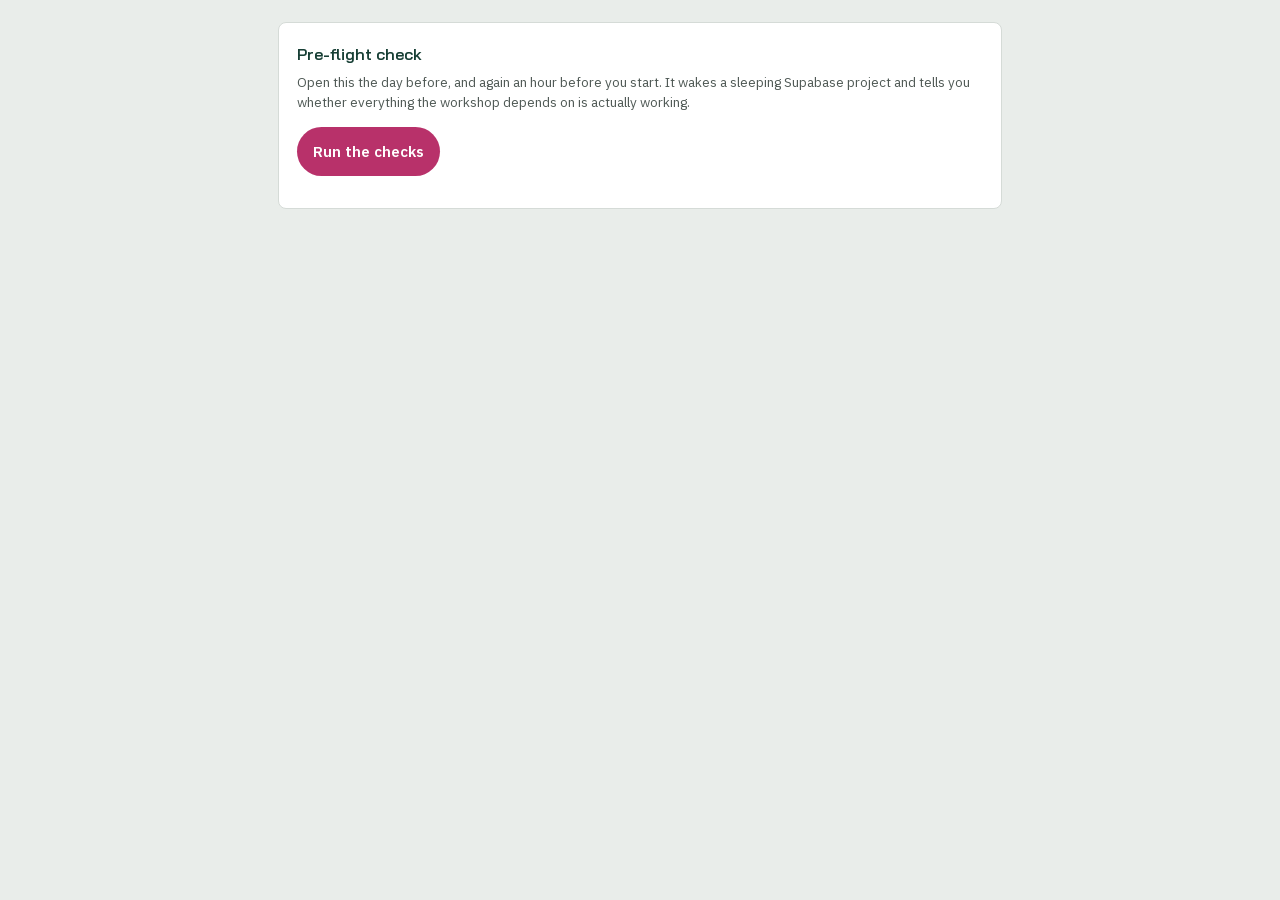
<file: health.html>
<!doctype html>
<html lang="en">
<head>
<meta charset="utf-8">
<meta name="viewport" content="width=device-width, initial-scale=1">
<title>Pre-flight check — The Missing Piece</title>
<link rel="stylesheet" href="assets/theme.css?v=202609241047">
<style>
  .check { display:flex; gap:13px; align-items:flex-start; padding:14px 0; border-bottom:1px solid var(--edge); }
  .check:last-child { border-bottom:0; }
  .mark { width:24px; height:24px; border-radius:50%; flex:none; display:grid; place-items:center;
          font-size:14px; font-weight:800; color:#fff; background:var(--text-dim); }
  .mark.ok { background:var(--ok); } .mark.bad { background:var(--bad); } .mark.warn { background:var(--warn); }
  .check .t { font-weight:650; margin-bottom:3px; }
  .check .d { font-size:13.5px; color:var(--text-dim); line-height:1.5; }
</style>
</head>
<body class="control">
<div class="control-wrap" style="max-width:760px">
  <div class="panel">
    <h2>Pre-flight check</h2>
    <p class="why">Open this the day before, and again an hour before you start.
      It wakes a sleeping Supabase project and tells you whether everything the
      workshop depends on is actually working.</p>
    <button class="btn small" id="run">Run the checks</button>
    <div id="out" style="margin-top:14px"></div>
  </div>
</div>

<script src="assets/config.js?v=202609241047"></script>
<script src="assets/qrcode.js?v=202609241047"></script>
<script src="assets/store-supabase.js?v=202609241047"></script>
<script src="assets/store-local.js?v=202609241047"></script>
<script src="assets/store.js?v=202609241047"></script>
<script>
(function () {
  "use strict";
  const cfg = window.CONFIG, $ = id => document.getElementById(id);

  function add(state, title, detail) {
    const d = document.createElement("div");
    d.className = "check";
    d.innerHTML = `<div class="mark ${state}">${state==="ok"?"✓":state==="bad"?"!":"?"}</div>
      <div><div class="t">${title}</div><div class="d">${detail}</div></div>`;
    $("out").appendChild(d);
  }

  $("run").addEventListener("click", async () => {
    $("out").replaceChildren();
    $("run").disabled = true; $("run").textContent = "Checking…";

    // 1. has the config actually been filled in?
    if (cfg.supabaseUrl.includes("YOUR-PROJECT") || cfg.supabaseAnonKey.includes("PASTE")) {
      add("warn", "Supabase keys not filled in",
        "assets/config.js still has the placeholder text. Fine if you are deliberately running on the laptop server only.");
    } else {
      add("ok", "Supabase keys are filled in", cfg.supabaseUrl);
    }

    // 2. can we reach a backend at all?
    let backend = null;
    try {
      backend = await Store.init();
      add("ok", "Connected", backend === "supabase"
        ? "Talking to Supabase. Your project is awake."
        : "Running on the local laptop server.");
    } catch (e) {
      add("bad", "Cannot reach any backend", (e.message || String(e)).replace(/\n/g, "<br>") +
        "<br><br>If your Supabase project is paused, open your Supabase dashboard and click Restore, then wait a couple of minutes and run this again.");
      $("run").disabled = false; $("run").textContent = "Run the checks again";
      return;
    }

    // 3. does the room exist?
    try {
      const room = await Store.getRoom();
      if (room) add("ok", "Room " + cfg.roomCode + " exists",
        `Currently on slide ${room.current_slide}, board ${room.board_open ? "OPEN" : "closed"}, phase "${room.phase}".`);
      else add("bad", "Room " + cfg.roomCode + " does not exist",
        "Run the last few lines of supabase/schema.sql to create it, or check roomCode in config.js matches.");
    } catch (e) { add("bad", "Could not read the room", e.message); }

    // 4. can a participant actually post? (writes a note, then tells you to clear it)
    try {
      const room = await Store.getRoom();
      if (!room || !room.board_open) {
        add("warn", "Could not test submitting",
          "The board is closed, which is correct between rounds. To test end to end, open the board on the control page and run this again.");
      } else {
        const res = await Store.addConcern({
          promptId: ((cfg.prompts || [])[0] || {}).id || "p1",
          body: "PRE-FLIGHT TEST — safe to delete",
          role: "other", discipline: (cfg.disciplines[0] || {}).id || "nephro",
          participantId: null
        });
        if (res.ok && !res.queued)
          add("ok", "A participant can submit",
            "A test note was added. Clear the room on the control page before you start for real.");
        else if (res.queued)
          add("warn", "Submission was queued, not delivered", "The connection dropped mid-test. Check your wifi.");
        else add("bad", "Submitting failed", res.error || "unknown");
      }
    } catch (e) { add("bad", "Submitting failed", e.message); }

    // 5. does the QR code build?
    try {
      const qr = QRCode.generate(cfg.joinUrl, { level: "M" });
      add("ok", "QR code builds", `Version ${qr.version}, ${qr.size}×${qr.size}. Point a phone at the title slide to be sure it scans.`);
    } catch (e) { add("bad", "QR code failed", e.message + " — try a shorter joinUrl."); }

    // 6. is the join link plausible?
    if (/your-site\.example\.com|localhost|127\.0\.0\.1/.test(cfg.joinUrl))
      add("warn", "joinUrl is still a placeholder",
        `It reads "${cfg.joinUrl}". Participants will type what is under the QR code, so set this to the real address.`);
    else add("ok", "Join link looks real", cfg.joinUrl);

    // 7. storage, used for the offline queue
    try {
      localStorage.setItem("__t", "1"); localStorage.removeItem("__t");
      add("ok", "Phone storage works", "Notes written while offline will be kept and sent later.");
    } catch (e) {
      add("warn", "Phone storage blocked", "Private browsing can block this. Offline notes may be lost.");
    }

    $("run").disabled = false; $("run").textContent = "Run the checks again";
  });
})();
</script>
</body>
</html>
</file>
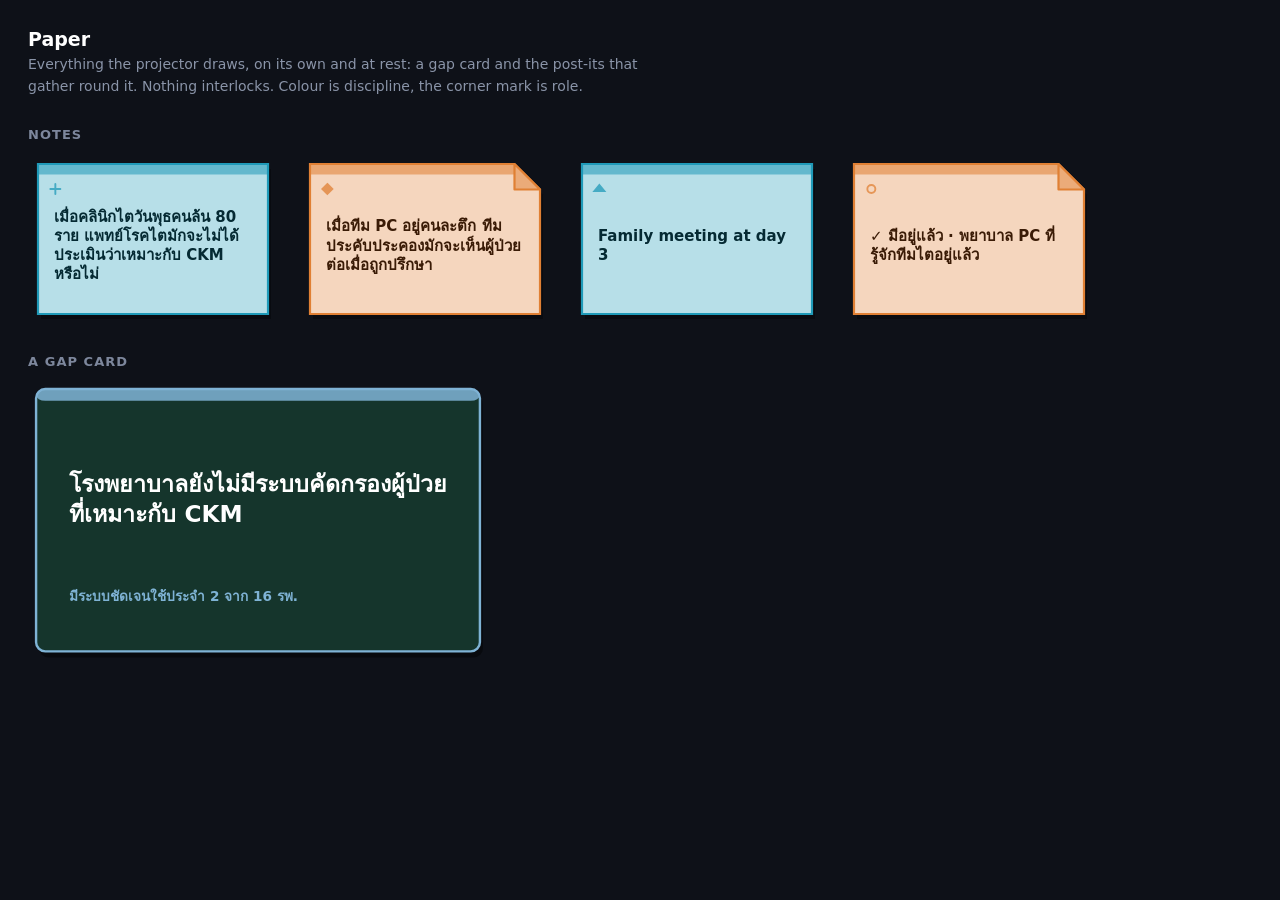
<file: test/preview_paper.html>
<!doctype html>
<html lang="en">
<head>
<meta charset="utf-8">
<meta name="viewport" content="width=device-width, initial-scale=1">
<title>Paper — shapes on their own</title>
<style>
  body { margin:0; padding:28px; background:#0E1118; color:#D6DCE8;
         font-family: ui-sans-serif, system-ui, -apple-system, "Segoe UI", Roboto, "Noto Sans Thai", sans-serif; }
  h1 { font-size:19px; font-weight:700; margin:0 0 4px; color:#fff; }
  p.sub { font-size:14px; color:#8A94A8; margin:0 0 26px; max-width:70ch; line-height:1.55; }
  h2 { font-size:13px; font-weight:700; letter-spacing:.08em; text-transform:uppercase;
       color:#7D879C; margin:30px 0 12px; }
  .row { display:flex; gap:22px; flex-wrap:wrap; align-items:flex-start; }
</style>
</head>
<body>
<h1>Paper</h1>
<p class="sub">Everything the projector draws, on its own and at rest: a gap card and
  the post-its that gather round it. Nothing interlocks. Colour is discipline,
  the corner mark is role.</p>

<h2>Notes</h2>
<div class="row" id="notes"></div>

<h2>A gap card</h2>
<div class="row" id="cards"></div>

<script>
  // stand-in for config.js, so this page needs nothing else
  window.CONFIG = { colors: {
    nephro:     { base: "#1F9AB8", ink: "#052A33" },
    palliative: { base: "#E08034", ink: "#3A1B06" },
    fallback:   { base: "#8C8FA3", ink: "#1B1C24" }
  } };
</script>
<script src="../assets/paper.js"></script>
<script>
  const NOTES = [
    { disc: "nephro",     role: "doctor", text: "เมื่อคลินิกไตวันพุธคนล้น 80 ราย แพทย์โรคไตมักจะไม่ได้ประเมินว่าเหมาะกับ CKM หรือไม่" },
    { disc: "palliative", role: "nurse",  text: "เมื่อทีม PC อยู่คนละตึก ทีมประคับประคองมักจะเห็นผู้ป่วยต่อเมื่อถูกปรึกษา" },
    { disc: "nephro",     role: "allied", text: "Family meeting at day 3" },
    { disc: "palliative", role: "other",  text: "✓ มีอยู่แล้ว · พยาบาล PC ที่รู้จักทีมไตอยู่แล้ว" }
  ];
  const host = document.getElementById("notes");
  for (const n of NOTES) {
    const { svg, ink } = Paper.postitSVG({ discipline: n.disc, role: n.role, width: 230, height: 150 });
    Paper.layoutText(svg, n.text, { x: 16, y: 26, w: 198, h: 112 }, { size: 15, min: 10, fill: ink });
    host.appendChild(svg);
  }

  const { svg } = Paper.problemSVG({ width: 440, height: 260, accent: "#7FB3D5" });
  Paper.layoutText(svg, "โรงพยาบาลยังไม่มีระบบคัดกรองผู้ป่วยที่เหมาะกับ CKM",
    { x: 33, y: 55, w: 374, h: 109 }, { size: 23, min: 13, fill: "#fff", weight: "700" });
  Paper.layoutText(svg, "มีระบบชัดเจนใช้ประจำ 2 จาก 16 รพ.",
    { x: 33, y: 177, w: 374, h: 57 }, { size: 13.5, min: 10, fill: "#7FB3D5", weight: "700" });
  const box = document.createElement("div");
  box.style.width = "460px";
  box.appendChild(svg);
  document.getElementById("cards").appendChild(box);
</script>
</body>
</html>
</file>
<file: assets/theme.css>
/* ============================================================================
   THE MISSING PIECE — visual design, on Chula Nuvo
   ----------------------------------------------------------------------------
   Tokens are Chula Nuvo (Blossom Pink, Canopy Green, Royal Gold, Mist, Ink),
   taken from that system's tokens.json. Two environments, deliberately
   different, both from the same palette:

     The projector  : Nuvo's dark theme — canopy ground, pale notes. Reads
                      from the back row, survives a washed-out bulb.
     The phone and
     the control    : Nuvo's light theme — Mist ground, white cards, big
                      touch targets, pink only where something is to be done.

   Two deliberate departures from the system, both forced by the job:

   1. Pink is a TEAM colour here, not the single focus. A board where two
      disciplines must be told apart at a glance needs two colours of equal
      weight; palliative care carries Blossom Pink, nephrology Canopy Green,
      and they differ in lightness as well as hue so the pair survives
      colour-blindness. Royal Gold stays the accent, on the survey numbers.
   2. The faces are served from assets/fonts/ rather than from Google, because
      nothing in this workshop may depend on the venue's wifi.
   ========================================================================== */

@import url("fonts.css");

:root {
  /* ---- Chula Nuvo: the scales ---- */
  --pink-50:  #fdf0f5;  --pink-100: #fadce7;  --pink-200: #f4b6cd;
  --pink-300: #ec88ac;  --pink-400: #e2608f;  --pink-500: #d6457f;
  --pink-600: #b8316a;  --pink-700: #962655;

  --green-50:  #eef5f1; --green-100: #d5e7dd; --green-200: #a9cdb9;
  --green-300: #76ad90; --green-400: #4a8c6b; --green-500: #2e6e52;
  --green-600: #225a43; --green-700: #1b4a3b; --green-800: #173f35;
  --green-900: #0f2a23;

  --gold-300: #e6cb74;  --gold-500: #c9a227;  --gold-700: #8a6d12;

  --neutral-0:   #ffffff; --neutral-50:  #f5f7f5; --neutral-100: #e9edea;
  --neutral-200: #d5dbd7; --neutral-300: #b5beb9; --neutral-400: #8c9792;
  --neutral-500: #6a7570; --neutral-600: #505a56; --neutral-700: #39413e;
  --neutral-900: #141a18;

  /* ---- the two teams. Injected from config.js at load; these are the
         fallbacks, and they are the reason pink is not reserved for focus. ---- */
  --nephro:      #2e6e52;
  --nephro-ink:  #0f2a23;
  --nephro-glow: #76ad90;
  --pall:        #d6457f;
  --pall-ink:    #4a132b;
  --pall-glow:   #f4b6cd;

  /* ---- semantic, light theme (phone, control panel) ---- */
  --paper:    #f5f7f5;            /* Mist: the ground */
  --paper-2:  #e9edea;            /* subtle fills */
  --text:     #141a18;            /* Ink, 16.38:1 on Mist */
  --text-dim: #505a56;            /* smallest safe grey, 6.64:1 */
  --edge:     #d5dbd7;
  --heading:  #173f35;            /* Canopy Green */
  --primary:  #b8316a;            /* interactive pink, 5.70:1 on white */
  --primary-hover: #962655;
  --primary-tint:  #fdf0f5;

  /* ---- semantic, dark theme (projector) ---- */
  --ink:      #0f2a23;            /* canopy page ground */
  --ink-soft: #15352c;            /* cards */
  --ink-line: #1c4237;

  --ok:   #2e7d4f;
  --warn: #b7791f;
  --bad:  #c0392b;

  /* ---- shape: Nuvo radii, with the leaf corner as the signature ---- */
  --r-sm:   4px;
  --r-md:   8px;
  --r-lg:   16px;
  --r-leaf: 24px;
  --r-pill: 999px;

  /* Borders separate things; the lift shadow is only for what lifts. */
  --shadow-1: 0 1px 0 rgba(20,26,24,.06), 0 8px 24px -12px rgba(23,63,53,.25);
  --shadow-2: 0 1px 0 rgba(20,26,24,.06), 0 12px 32px -14px rgba(23,63,53,.30);
  --shadow-3: 0 10px 40px rgba(0,0,0,.45);

  --font: "Anuphan", "Sarabun", ui-sans-serif, system-ui, -apple-system,
          "Noto Sans Thai", "Leelawadee UI", sans-serif;
  --font-display: "Bai Jamjuree", "Sarabun", ui-sans-serif, system-ui,
          -apple-system, "Noto Sans Thai", sans-serif;
  --font-mono: ui-monospace, SFMono-Regular, Menlo, monospace;
}

* { box-sizing: border-box; }
html, body { margin: 0; padding: 0; }
body {
  font-family: var(--font);
  font-size: 16px;
  line-height: 1.7;                 /* Nuvo: Thai needs 1.7 so tone marks and
                                       vowels never collide between lines */
  -webkit-text-size-adjust: 100%;
  -webkit-font-smoothing: antialiased;
}

/* ============================================================================
   PHONE SIDE
   ========================================================================== */
body.participant {
  background: var(--paper);
  color: var(--text);
  min-height: 100vh;
  min-height: 100dvh;           /* dodges the iOS address bar */
  display: flex;
  flex-direction: column;
}

.wrap {
  width: 100%;
  max-width: 560px;
  margin: 0 auto;
  padding: 20px 18px 0;
  flex: 1;
  display: flex;
  flex-direction: column;
}

.masthead { padding: 8px 0 18px; }
/* Thai puts tone marks above the ascender line and vowels below the
   baseline, so it needs more leading than Latin: tight line-height makes
   marks from one line touch the next. Same reason for no negative tracking. */
.masthead h1 {
  font-family: var(--font-display);
  font-size: 25px; line-height: 1.3; margin: 0 0 6px;
  letter-spacing: 0; font-weight: 600;
  color: var(--heading);
}
.masthead p { margin: 0; color: var(--text-dim); font-size: 16px; line-height: 1.7; }

.card {
  background: var(--neutral-0);
  border: 1px solid var(--edge);
  border-radius: var(--r-md);
  padding: 20px;
  margin-bottom: 16px;
}

label.field { display: block; margin-bottom: 20px; }
label.field > span.lbl {
  display: block; font-size: 14px; font-weight: 600; letter-spacing: 0;
  color: var(--heading); margin-bottom: 9px;
}

/* Big tappable choices rather than a dropdown — faster, and visible at a
   glance so nobody submits under the wrong discipline by accident. */
.choices { display: grid; gap: 9px; }
.choices.two { grid-template-columns: 1fr 1fr; }
.choices.wrap-auto { grid-template-columns: repeat(auto-fit, minmax(130px, 1fr)); }

.choice {
  appearance: none; -webkit-appearance: none;
  border: 2px solid var(--neutral-300);
  background: var(--neutral-0);
  border-radius: var(--r-md);
  padding: 15px 14px;
  font: inherit; font-size: 16px; font-weight: 600;
  color: var(--text);
  cursor: pointer;
  text-align: left;
  min-height: 56px;                 /* comfortable thumb target */
  display: flex; align-items: center; gap: 10px;
  line-height: 1.4;
  touch-action: manipulation;       /* no 300ms tap delay on older phones */
  transition: border-color .12s, background .12s, transform .06s;
}
.choice:focus-visible { outline: 3px solid var(--primary); outline-offset: 2px; }
.choice:active { transform: scale(.985); }
.choice[aria-pressed="true"] {
  border-color: var(--pick, var(--primary));
  background: color-mix(in srgb, var(--pick, var(--primary)) 11%, #fff);
  font-weight: 600;
}
/* a chosen option is marked by a tick as well as by colour, so it still
   reads under a bright room light or to someone who does not see the tint */
.choice[aria-pressed="true"]::after {
  content: "✓"; margin-left: auto; padding-left: 8px;
  color: var(--pick, var(--primary)); font-weight: 700; font-size: 18px;
}
.choice .dot {
  width: 15px; height: 15px; border-radius: 50%;
  background: var(--pick, var(--edge));
  flex: none;
  box-shadow: inset 0 0 0 2px rgba(255,255,255,.55);
}
.choice[data-discipline="nephro"]     { --pick: var(--nephro); }
.choice[data-discipline="palliative"] { --pick: var(--pall); }

textarea.note {
  width: 100%;
  border: 2px solid var(--neutral-300);
  border-radius: var(--r-md);
  padding: 15px;
  font: inherit; font-size: 17px; line-height: 1.7;
  min-height: 132px; resize: vertical;
  background: var(--neutral-0);
  color: var(--text);
}
textarea.note:focus { outline: none; border-color: var(--primary);
  box-shadow: 0 0 0 3px rgba(184,49,106,.16); }
textarea.note::placeholder { color: var(--neutral-500); }

.counter { text-align: right; font-size: 13px; color: var(--text-dim); margin-top: 7px; }
.counter.near { color: var(--warn); }
.counter.over { color: var(--bad); font-weight: 700; }

.btn {
  appearance: none; border: none; cursor: pointer;
  font: inherit; font-size: 17px; font-weight: 600;
  border-radius: var(--r-pill);     /* Nuvo: the pill is for buttons alone */
  padding: 17px 24px;
  width: 100%;
  background: var(--primary); color: #fff;
  min-height: 56px;
  touch-action: manipulation;
  transition: opacity .12s, transform .06s, background .12s, color .12s;
}
.btn:hover:not(:disabled) { background: var(--primary-hover); }
.btn:focus-visible { outline: 3px solid var(--heading); outline-offset: 3px; }
.btn:active:not(:disabled) { transform: scale(.99); }
/* the disabled label carries the reason ("fill in both boxes"), so it has
   to stay readable — a pale button with dark text rather than a faded one */
.btn:disabled { background: var(--neutral-100); color: var(--neutral-600); cursor: not-allowed; }
.btn.ghost { background: var(--neutral-0); color: var(--heading); border: 2px solid var(--neutral-300); }
.btn.ghost:hover:not(:disabled) { background: var(--neutral-0); border-color: var(--heading); }
.btn.small { font-size: 15px; padding: 12px 16px; min-height: 46px; width: auto; }

.sticky-foot {
  position: sticky; bottom: 0;
  background: linear-gradient(to top, var(--paper) 62%, rgba(251,250,247,0));
  padding: 14px 0 max(16px, env(safe-area-inset-bottom));
  margin-top: auto;
}
/* feedback next to the button, where the thumb and the eyes already are */
.foot-msg { font-size: 14px; line-height: 1.45; text-align: center; margin: 0 0 9px; min-height: 1.45em; }
.foot-msg.ok   { color: #1D6B48; }
.foot-msg.warn { color: #7A5C09; }
.foot-msg.bad  { color: var(--bad); font-weight: 600; }

/* Status strip — connection, queued notes, confirmations */
.status {
  display: flex; align-items: center; gap: 9px;
  font-size: 14px; padding: 11px 14px;
  border-radius: var(--r-md); margin-bottom: 14px;
  border: 1px solid transparent;
}
.status .pip { width: 9px; height: 9px; border-radius: 50%; flex: none; }
.status.ok    { background: var(--green-50); color: var(--green-600); border-color: var(--green-200); }
.status.ok .pip    { background: var(--ok); }
.status.warn  { background: #fdf8ec; color: var(--gold-700); border-color: #ecdcb0; }
.status.warn .pip  { background: var(--warn); }
.status.bad   { background: #fbeceb; color: var(--bad); border-color: #f0cdc9; }
.status.bad .pip   { background: var(--bad); }

/* A participant's own notes, echoed back so they can see it landed */
.mine { margin-top: 4px; }
.mine h2 {
  font-size: 15px; font-weight: 600; letter-spacing: 0;
  color: var(--heading); margin: 0 0 10px;
}
.mine-item {
  display: flex; gap: 11px; align-items: flex-start;
  background: var(--neutral-0); border: 1px solid var(--pick, var(--edge));
  border-radius: 0 var(--r-leaf) 0 var(--r-leaf);
  padding: 13px 16px; margin-bottom: 8px;
  font-size: 15px; line-height: 1.7;
}
.mine-item .ref {
  font-size: 13px; font-weight: 700; color: var(--text-dim);
  letter-spacing: .05em; flex: none; padding-top: 2px;
}
.mine-item.pending { opacity: .62; font-style: italic; }

/* The few words in a gap sentence the room should catch first, in that
   gap's own colour: --hl is set where the sentence is drawn. */
.hl { font-style: normal; font-weight: 700; color: var(--hl, var(--primary)); }
body.present .hl { color: var(--hl, var(--green-200)); }

/* the anonymity promise and the between-rounds lines are body text, not
   captions: 15px, because Thai at 14 is a squint on a phone held at arm's
   length in a lit room */
.hint { font-size: 15px; color: var(--text-dim); line-height: 1.7; }
.center { text-align: center; }

/* ============================================================================
   PROJECTOR SIDE
   ========================================================================== */
body.present {
  background: var(--ink);          /* Canopy 900 */
  color: var(--neutral-50);
  height: 100vh; overflow: hidden;
  font-family: var(--font-display);
}

.slide {
  position: absolute; inset: 0;
  display: none;
  flex-direction: column;
  padding: 4vh 5vw;
  opacity: 0;
  transition: opacity .45s ease;
}
.slide.live { display: flex; opacity: 1; }

.slide-head { flex: none; margin-bottom: 2vh; }
/* Thai needs more leading than Latin (tone marks above, vowels below);
   tight headings make the marks of one line touch the next. */
.slide h1 {
  font-size: clamp(36px, 5.2vw, 90px);
  line-height: 1.25; margin: 0;
  letter-spacing: 0; font-weight: 750;
}
.slide h2 {
  font-size: clamp(24px, 3.1vw, 52px);
  line-height: 1.3; margin: 0 0 1vh;
  letter-spacing: 0; font-weight: 700;
}
.slide .sub {
  font-size: clamp(16px, 1.65vw, 28px);
  color: var(--green-200); margin: 1vh 0 0; font-weight: 450; line-height: 1.5;
}
.slide-body { flex: 1; min-height: 0; position: relative; }

/* The join code, kept on screen for the whole session: a QR small enough to
   stay out of the way and big enough to scan from the middle of a lecture
   room. Anyone who looks up on slide 9 can still get in. */
.corner-code {
  position: fixed; right: 2vw; bottom: 2vh;
  display: flex; align-items: center; gap: 14px;
  background: rgba(255,255,255,.06);
  border: 1px solid rgba(255,255,255,.12);
  border-radius: 0 var(--r-leaf) 0 var(--r-leaf); padding: 10px 14px 10px 10px;
  font-size: clamp(13px, 1.1vw, 19px); color: #C4CCDD;
  backdrop-filter: blur(8px);
}
.corner-code b { color: #fff; letter-spacing: .16em; font-size: 1.16em; }
.corner-code .qr {
  width: clamp(72px, 7vw, 132px); background: #fff;
  border-radius: 10px; padding: 7px; flex: none;
}
.corner-code .qr svg { display: block; width: 100%; height: auto; }
.corner-code .label { display: flex; flex-direction: column; gap: 3px; line-height: 1.25; }

.livecount {
  position: fixed; left: 2vw; bottom: 2vh;
  font-size: clamp(13px, 1.1vw, 19px); color: var(--green-200);
  display: flex; align-items: center; gap: 9px;
}
.livecount .pip {
  width: 9px; height: 9px; border-radius: 50%; background: var(--ok);
  animation: breathe 2.6s ease-in-out infinite;
}
@keyframes breathe { 0%,100%{opacity:.35} 50%{opacity:1} }

.legend { display: flex; gap: 26px; flex-wrap: wrap; align-items: center; }
.legend-item { display: flex; align-items: center; gap: 10px; font-size: clamp(14px,1.3vw,22px); color: #C4CCDD; }
.legend-swatch { width: 22px; height: 22px; border-radius: 5px; }

/* The board of notes */
.board { position: absolute; inset: 0; overflow: hidden; }

.note-piece {
  position: absolute;
  animation: drop-in .62s cubic-bezier(.16,1.02,.3,1) both;
  will-change: transform, opacity;
}
@keyframes drop-in {
  from { opacity: 0; transform: translateY(-26px) scale(.9) rotate(var(--tilt, 0deg)); }
  to   { opacity: 1; transform: translateY(0)     scale(1)  rotate(var(--tilt, 0deg)); }
}
.note-piece .txt {
  position: absolute; inset: 0;
  display: flex; align-items: center;
  padding: 13% 17% 13% 11%;
  font-size: 15px; line-height: 1.3; font-weight: 550;
  overflow: hidden;
}

/* Respect people who get motion sick */
@media (prefers-reduced-motion: reduce) {
  .note-piece { animation: none; }
  .slide { transition: none; }
  .livecount .pip { animation: none; }
}

/* ============================================================================
   CONTROL PANEL
   ========================================================================== */
body.control {
  background: var(--paper-2);
  color: var(--text);
  min-height: 100vh;
  font-size: 15px;
}
.control-wrap { max-width: 1080px; margin: 0 auto; padding: 22px 18px 80px; }

.panel {
  background: var(--neutral-0); border: 1px solid var(--edge);
  border-radius: var(--r-md); padding: 18px; margin-bottom: 16px;
}
.panel h2 {
  margin: 0 0 4px; font-size: 16px; font-weight: 600;
  font-family: var(--font-display); color: var(--heading);
  display: flex; align-items: center; gap: 9px;
}
.panel .why {
  margin: 0 0 14px; font-size: 13.5px; color: var(--text-dim); line-height: 1.5;
}

.row { display: flex; gap: 9px; flex-wrap: wrap; align-items: center; }
.slide-list { display: grid; gap: 7px; }
.slide-btn {
  display: flex; align-items: center; gap: 12px; text-align: left;
  border: 2px solid var(--neutral-300); background: var(--neutral-0);
  border-radius: var(--r-sm); padding: 12px 14px;
  font: inherit; cursor: pointer; width: 100%;
}
.slide-btn[aria-current="true"] { border-color: var(--heading); background: var(--green-50); }
.slide-btn .n {
  width: 26px; height: 26px; border-radius: 50%; flex: none;
  background: var(--paper-2); color: var(--text-dim);
  display: grid; place-items: center; font-size: 12.5px; font-weight: 700;
}
.slide-btn[aria-current="true"] .n { background: var(--heading); color: #fff; }
.slide-btn .meta { margin-left: auto; font-size: 12px; color: var(--text-dim); }

.stat-row { display: grid; grid-template-columns: repeat(auto-fit,minmax(112px,1fr)); gap: 10px; }
.stat { background: var(--green-50); padding: 13px 16px;
        border-radius: 0 var(--r-leaf) 0 var(--r-leaf); }   /* the leaf corner */
.stat .v { font-size: 27px; font-weight: 600; line-height: 1.1; font-family: var(--font-display); color: var(--heading); }
.stat .k { font-size: 12px; color: var(--text-dim); margin-top: 5px; }

.toggle {
  display: inline-flex; align-items: center; gap: 11px;
  padding: 11px 16px; border-radius: var(--r-pill); min-height: 44px;
  border: 2px solid var(--neutral-300); background: var(--neutral-0);
  font-weight: 650; cursor: pointer; font-size: 15px;
}
.toggle[aria-pressed="true"] { background: var(--green-50); border-color: var(--green-300); color: var(--green-600); }
.toggle .pip { width: 10px; height: 10px; border-radius: 50%; background: var(--edge); }
.toggle[aria-pressed="true"] .pip { background: var(--ok); }

input.text, textarea.text {
  width: 100%; border: 2px solid var(--edge); border-radius: var(--r-sm);
  padding: 11px 13px; font: inherit; font-size: 15px; background: var(--neutral-0); color: var(--text);
}
textarea.text { min-height: 130px; font-family: ui-monospace, SFMono-Regular, Menlo, monospace; font-size: 13px; line-height: 1.5; }
input.text:focus, textarea.text:focus { outline: none; border-color: var(--text-dim); }

.note-line {
  font-size: 13.5px; line-height: 1.6;
  background: #fdf8ec; border: 1px solid #ecdcb0; color: var(--gold-700);
  padding: 11px 13px; border-radius: var(--r-sm); margin-top: 11px;
}
.note-line.bad { background: #fbeceb; border-color: #f0cdc9; color: var(--bad); }
.note-line.ok  { background: var(--green-50); border-color: var(--green-200); color: var(--green-600); }
.note-line.warn { background: #fdf8ec; border-color: #ecdcb0; color: var(--gold-700); }

/* a label that only a screen reader reads: the field beside it is already
   obvious to anyone who can see it */
.visually-hidden {
  position: absolute; width: 1px; height: 1px; margin: -1px; padding: 0;
  overflow: hidden; clip: rect(0 0 0 0); white-space: nowrap; border: 0;
}

code.inline {
  background: var(--paper-2); padding: 2px 6px; border-radius: 4px;
  font-family: ui-monospace, SFMono-Regular, Menlo, monospace; font-size: .92em;
}

.hidden { display: none !important; }
</file>
